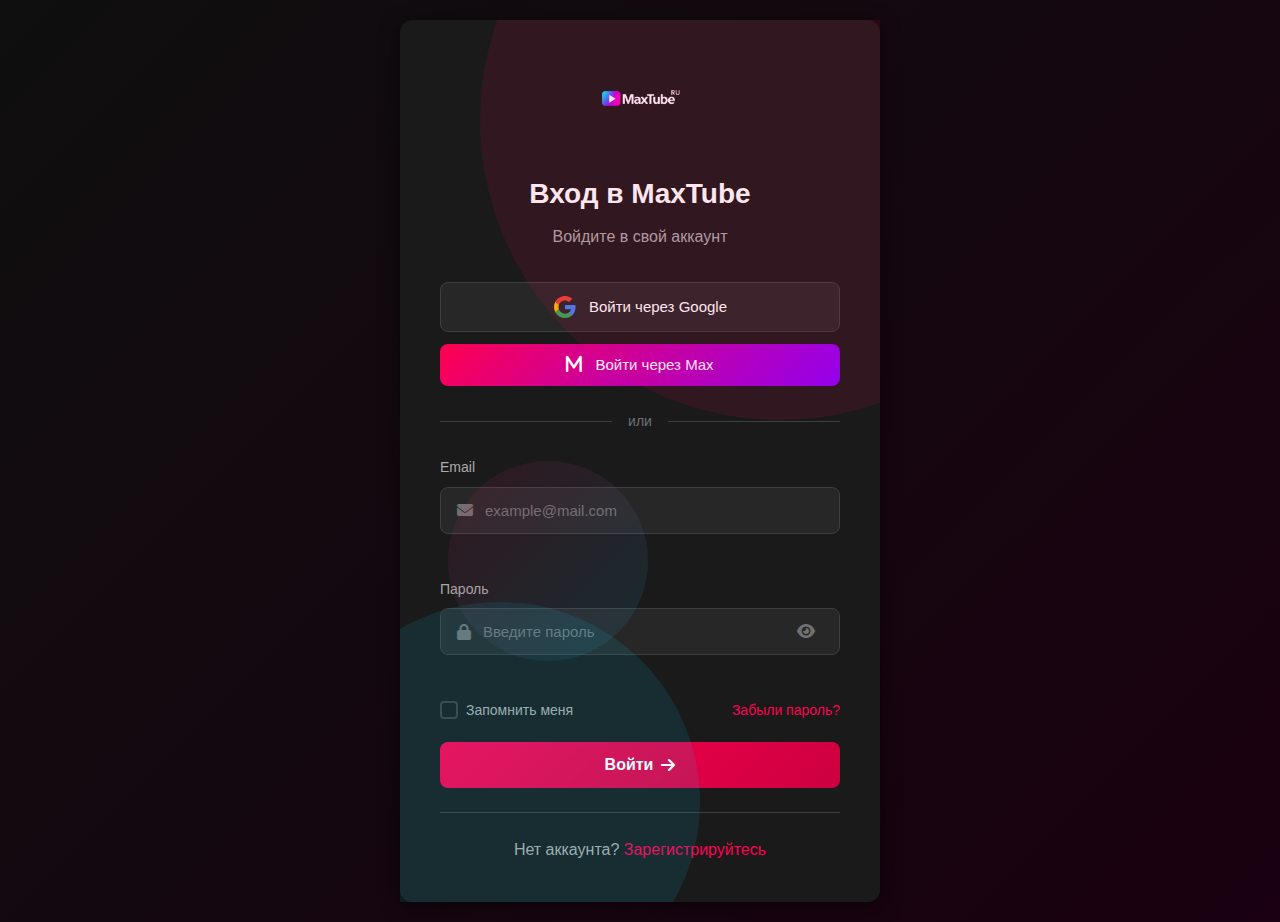
<file: pages/login.html>
<!DOCTYPE html>
<html lang="ru">
<head>
    <meta charset="UTF-8">
    <meta name="viewport" content="width=device-width, initial-scale=1.0">
    <title>Вход - MaxTube</title>
    <link rel="stylesheet" href="../css/style.css">
    <link rel="stylesheet" href="https://cdnjs.cloudflare.com/ajax/libs/font-awesome/6.4.0/css/all.min.css">
</head>
<body class="auth-page">
    <div class="auth-container">
        <div class="auth-box">
            <div class="auth-header">
                <a href="../index.html" class="auth-logo">
                    <img src="../logo.png" alt="MaxTube">
                </a>
                <h1>Вход в MaxTube</h1>
                <p>Войдите в свой аккаунт</p>
            </div>

            <!-- Social Login -->
            <div class="social-login">
                <button class="social-btn google-btn" id="googleLogin">
                    <svg viewBox="0 0 24 24" width="24" height="24">
                        <path fill="#4285F4" d="M22.56 12.25c0-.78-.07-1.53-.2-2.25H12v4.26h5.92c-.26 1.37-1.04 2.53-2.21 3.31v2.77h3.57c2.08-1.92 3.28-4.74 3.28-8.09z"/>
                        <path fill="#34A853" d="M12 23c2.97 0 5.46-.98 7.28-2.66l-3.57-2.77c-.98.66-2.23 1.06-3.71 1.06-2.86 0-5.29-1.93-6.16-4.53H2.18v2.84C3.99 20.53 7.7 23 12 23z"/>
                        <path fill="#FBBC05" d="M5.84 14.09c-.22-.66-.35-1.36-.35-2.09s.13-1.43.35-2.09V7.07H2.18C1.43 8.55 1 10.22 1 12s.43 3.45 1.18 4.93l2.85-2.22.81-.62z"/>
                        <path fill="#EA4335" d="M12 5.38c1.62 0 3.06.56 4.21 1.64l3.15-3.15C17.45 2.09 14.97 1 12 1 7.7 1 3.99 3.47 2.18 7.07l3.66 2.84c.87-2.6 3.3-4.53 6.16-4.53z"/>
                    </svg>
                    <span>Войти через Google</span>
                </button>
                
                <button class="social-btn max-btn" id="maxLogin">
                    <i class="fas fa-m"></i>
                    <span>Войти через Max</span>
                </button>
            </div>

            <div class="auth-divider">
                <span>или</span>
            </div>

            <!-- Email Login Form -->
            <form class="auth-form" id="loginForm">
                <div class="form-group">
                    <label for="email">Email</label>
                    <div class="input-wrapper">
                        <i class="fas fa-envelope"></i>
                        <input type="email" id="email" name="email" placeholder="example@mail.com" required>
                    </div>
                    <span class="error-message" id="emailError"></span>
                </div>

                <div class="form-group">
                    <label for="password">Пароль</label>
                    <div class="input-wrapper">
                        <i class="fas fa-lock"></i>
                        <input type="password" id="password" name="password" placeholder="Введите пароль" required>
                        <button type="button" class="toggle-password" id="togglePassword">
                            <i class="fas fa-eye"></i>
                        </button>
                    </div>
                    <span class="error-message" id="passwordError"></span>
                </div>

                <div class="form-options">
                    <label class="checkbox-wrapper">
                        <input type="checkbox" id="rememberMe">
                        <span class="checkmark"></span>
                        Запомнить меня
                    </label>
                    <a href="#" class="forgot-password">Забыли пароль?</a>
                </div>

                <button type="submit" class="submit-btn">
                    <span>Войти</span>
                    <i class="fas fa-arrow-right"></i>
                </button>
            </form>

            <div class="auth-footer">
                <p>Нет аккаунта? <a href="register.html">Зарегистрируйтесь</a></p>
            </div>
        </div>

        <div class="auth-decoration">
            <div class="circle circle-1"></div>
            <div class="circle circle-2"></div>
            <div class="circle circle-3"></div>
        </div>
    </div>

    <div class="toast-container" id="toastContainer"></div>

    <script src="../js/auth.js"></script>
    <script>
        document.addEventListener('DOMContentLoaded', () => {
            // Проверяем, авторизован ли уже пользователь
            if (Auth.getCurrentUser()) {
                window.location.href = '../index.html';
                return;
            }

            const loginForm = document.getElementById('loginForm');
            const googleLogin = document.getElementById('googleLogin');
            const maxLogin = document.getElementById('maxLogin');
            const togglePassword = document.getElementById('togglePassword');
            const passwordInput = document.getElementById('password');

            // Toggle password visibility
            togglePassword.addEventListener('click', () => {
                const type = passwordInput.type === 'password' ? 'text' : 'password';
                passwordInput.type = type;
                togglePassword.innerHTML = type === 'password' 
                    ? '<i class="fas fa-eye"></i>' 
                    : '<i class="fas fa-eye-slash"></i>';
            });

            // Email login
            loginForm.addEventListener('submit', async (e) => {
                e.preventDefault();
                const email = document.getElementById('email').value;
                const password = document.getElementById('password').value;
                const rememberMe = document.getElementById('rememberMe').checked;

                try {
                    await Auth.loginWithEmail(email, password, rememberMe);
                    showToast('Успешный вход!', 'success');
                    setTimeout(() => {
                        window.location.href = '../index.html';
                    }, 1000);
                } catch (error) {
                    showToast(error.message, 'error');
                }
            });

            // Google login
            googleLogin.addEventListener('click', async () => {
                try {
                    await Auth.loginWithGoogle();
                    showToast('Успешный вход через Google!', 'success');
                    setTimeout(() => {
                        window.location.href = '../index.html';
                    }, 1000);
                } catch (error) {
                    if (error.message !== 'Отменено пользователем') {
                        showToast(error.message, 'error');
                    }
                }
            });

            // Max login
            maxLogin.addEventListener('click', async () => {
                try {
                    await Auth.loginWithMax();
                    showToast('Успешный вход через Max!', 'success');
                    setTimeout(() => {
                        window.location.href = '../index.html';
                    }, 1000);
                } catch (error) {
                    if (error.message !== 'Отменено пользователем') {
                        showToast(error.message, 'error');
                    }
                }
            });
        });

        function showToast(message, type = 'success') {
            const container = document.getElementById('toastContainer');
            const toast = document.createElement('div');
            toast.className = `toast ${type}`;
            toast.innerHTML = `
                <i class="fas fa-${type === 'success' ? 'check-circle' : 'exclamation-circle'}"></i>
                <span>${message}</span>
            `;
            container.appendChild(toast);
            
            setTimeout(() => toast.classList.add('show'), 10);
            setTimeout(() => {
                toast.classList.remove('show');
                setTimeout(() => toast.remove(), 300);
            }, 3000);
        }
    </script>
</body>
</html>
</file>
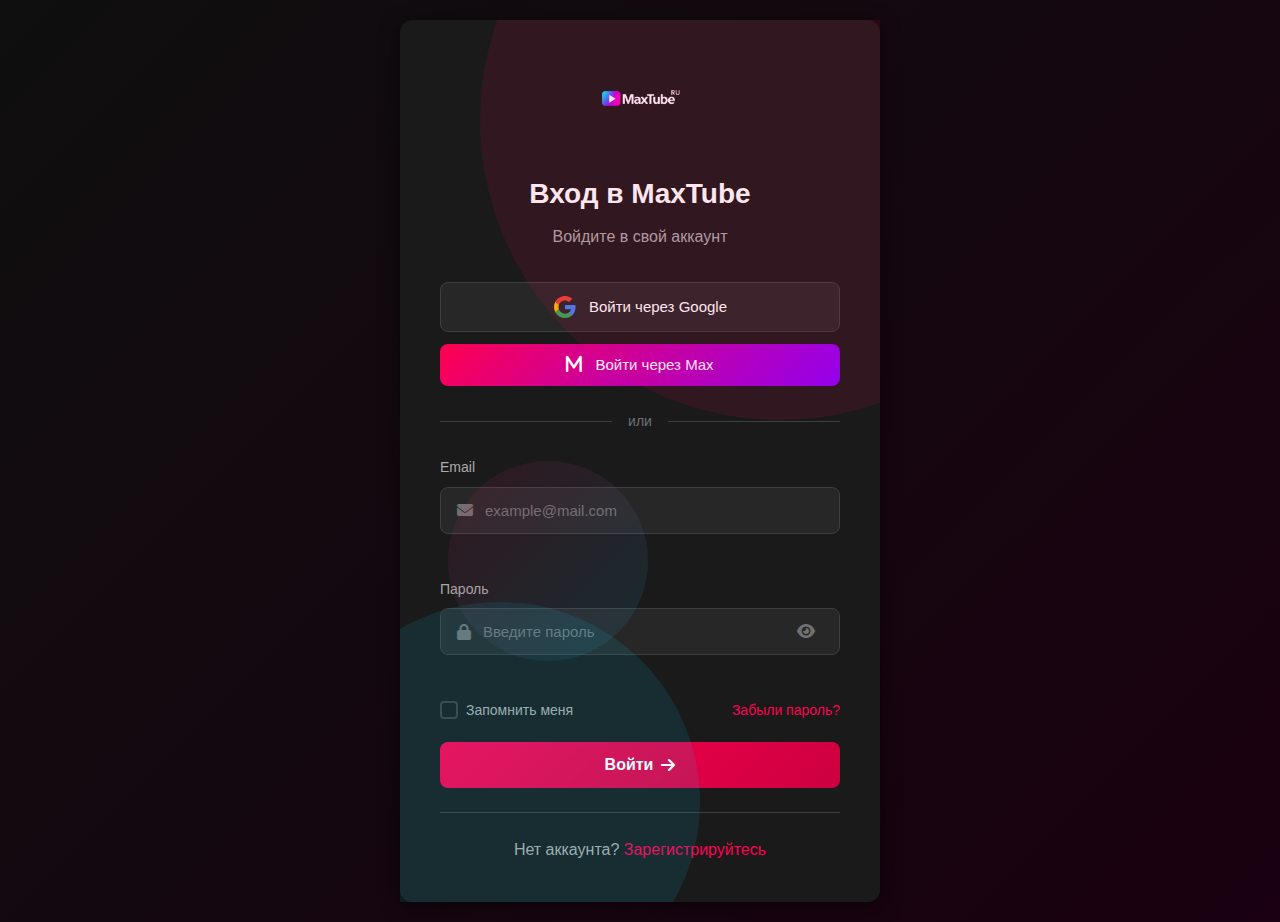
<file: pages/profile.html>
<!DOCTYPE html>
<html lang="ru">
<head>
    <meta charset="UTF-8">
    <meta name="viewport" content="width=device-width, initial-scale=1.0">
    <title>Профиль - MaxTube</title>
    <link rel="stylesheet" href="../css/style.css">
    <link rel="stylesheet" href="https://cdnjs.cloudflare.com/ajax/libs/font-awesome/6.4.0/css/all.min.css">
    <style>
        .profile-page {
            margin-top: var(--header-height);
            min-height: calc(100vh - var(--header-height));
        }
        
        .profile-banner {
            width: 100%;
            height: 200px;
            background: linear-gradient(135deg, var(--primary-color), #8800ff);
            position: relative;
        }
        
        .profile-banner-img {
            width: 100%;
            height: 100%;
            object-fit: cover;
        }
        
        .edit-banner-btn {
            position: absolute;
            bottom: 16px;
            right: 16px;
            padding: 8px 16px;
            background-color: rgba(0, 0, 0, 0.6);
            border-radius: 4px;
            display: flex;
            align-items: center;
            gap: 8px;
            font-size: 14px;
            transition: var(--transition);
        }
        
        .edit-banner-btn:hover {
            background-color: rgba(0, 0, 0, 0.8);
        }
        
        .profile-header {
            max-width: 1200px;
            margin: 0 auto;
            padding: 0 24px;
            display: flex;
            justify-content: space-between;
            align-items: flex-start;
            flex-wrap: wrap;
            gap: 24px;
            transform: translateY(-40px);
        }
        
        .profile-avatar-section {
            display: flex;
            gap: 24px;
            align-items: flex-end;
        }
        
        .profile-avatar {
            position: relative;
        }
        
        .profile-avatar img {
            width: 160px;
            height: 160px;
            border-radius: 50%;
            object-fit: cover;
            border: 4px solid var(--bg-primary);
            background-color: var(--bg-secondary);
        }
        
        .edit-avatar-btn {
            position: absolute;
            bottom: 8px;
            right: 8px;
            width: 36px;
            height: 36px;
            background-color: var(--bg-tertiary);
            border-radius: 50%;
            display: flex;
            align-items: center;
            justify-content: center;
            transition: var(--transition);
        }
        
        .edit-avatar-btn:hover {
            background-color: var(--bg-hover);
        }
        
        .profile-info {
            padding-bottom: 16px;
        }
        
        .profile-info h1 {
            font-size: 28px;
            margin-bottom: 4px;
        }
        
        .profile-handle {
            color: var(--text-secondary);
            margin-bottom: 8px;
        }
        
        .profile-stats {
            display: flex;
            gap: 16px;
            color: var(--text-secondary);
            font-size: 14px;
            margin-bottom: 12px;
        }
        
        .profile-bio {
            max-width: 600px;
            font-size: 14px;
            color: var(--text-secondary);
            line-height: 1.5;
        }
        
        .profile-actions {
            display: flex;
            gap: 12px;
            padding-top: 24px;
        }
        
        .profile-tabs {
            max-width: 1200px;
            margin: 0 auto;
            padding: 0 24px;
            border-bottom: 1px solid var(--border-color);
            display: flex;
            gap: 32px;
        }
        
        .tab-btn {
            padding: 16px 0;
            font-size: 14px;
            font-weight: 500;
            color: var(--text-secondary);
            position: relative;
            transition: var(--transition);
        }
        
        .tab-btn:hover {
            color: var(--text-primary);
        }
        
        .tab-btn.active {
            color: var(--text-primary);
        }
        
        .tab-btn.active::after {
            content: '';
            position: absolute;
            bottom: -1px;
            left: 0;
            right: 0;
            height: 3px;
            background-color: var(--text-primary);
            border-radius: 3px 3px 0 0;
        }
        
        .tab-content {
            max-width: 1200px;
            margin: 0 auto;
            padding: 24px;
        }
        
        .tab-panel {
            display: none;
        }
        
        .tab-panel.active {
            display: block;
        }
        
        .videos-toolbar {
            display: flex;
            justify-content: space-between;
            align-items: center;
            margin-bottom: 24px;
            flex-wrap: wrap;
            gap: 16px;
        }
        
        .upload-video-btn {
            display: flex;
            align-items: center;
            gap: 8px;
            padding: 10px 20px;
            background-color: var(--primary-color);
            border-radius: 20px;
            font-size: 14px;
            font-weight: 500;
            transition: var(--transition);
        }
        
        .upload-video-btn:hover {
            background-color: var(--primary-dark);
        }
        
        .no-content {
            display: flex;
            flex-direction: column;
            align-items: center;
            justify-content: center;
            padding: 80px 24px;
            text-align: center;
        }
        
        .no-content i {
            font-size: 80px;
            color: var(--text-muted);
            margin-bottom: 24px;
        }
        
        .no-content h3 {
            font-size: 20px;
            margin-bottom: 8px;
        }
        
        .no-content p {
            color: var(--text-secondary);
            margin-bottom: 24px;
        }
    </style>
</head>
<body>
    <header class="header">
        <div class="header-left">
            <button class="menu-btn" id="menuBtn">
                <i class="fas fa-bars"></i>
            </button>
            <a href="../index.html" class="logo">
                <img src="../logo.png" alt="MaxTube">
            </a>
        </div>
        
        <div class="header-center">
            <div class="search-box">
                <input type="text" placeholder="Поиск" id="searchInput">
                <button class="search-btn">
                    <i class="fas fa-search"></i>
                </button>
            </div>
        </div>
        
        <div class="header-right">
            <button class="icon-btn" id="uploadVideoBtn" title="Загрузить видео">
                <i class="fas fa-video"></i>
            </button>
            <div class="user-menu" id="userMenu">
                <button class="user-avatar" id="userAvatar">
                    <img src="" alt="Avatar" id="userAvatarImg">
                </button>
                <div class="dropdown-menu" id="dropdownMenu">
                    <div class="dropdown-header">
                        <img src="" alt="Avatar" id="dropdownAvatar">
                        <div class="user-info">
                            <span class="user-name" id="userName"></span>
                            <span class="user-email" id="userEmail"></span>
                        </div>
                    </div>
                    <div class="dropdown-divider"></div>
                    <a href="profile.html" class="dropdown-item">
                        <i class="fas fa-user"></i> Мой канал
                    </a>
                    <div class="dropdown-divider"></div>
                    <button class="dropdown-item" id="logoutBtn">
                        <i class="fas fa-sign-out-alt"></i> Выйти
                    </button>
                </div>
            </div>
        </div>
    </header>

    <main class="profile-page">
        <div class="profile-banner" id="profileBanner">
            <button class="edit-banner-btn" id="editBannerBtn">
                <i class="fas fa-camera"></i>
                <span>Изменить баннер</span>
            </button>
        </div>
        
        <div class="profile-header">
            <div class="profile-avatar-section">
                <div class="profile-avatar">
                    <img src="" alt="Avatar" id="profileAvatar">
                    <button class="edit-avatar-btn" id="editAvatarBtn">
                        <i class="fas fa-camera"></i>
                    </button>
                </div>
                <div class="profile-info">
                    <h1 id="profileName">Загрузка...</h1>
                    <p class="profile-handle" id="profileHandle">@username</p>
                    <div class="profile-stats">
                        <span><strong id="subscribersCount">0</strong> подписчиков</span>
                        <span><strong id="videosCount">0</strong> видео</span>
                    </div>
                    <p class="profile-bio" id="profileBio"></p>
                </div>
            </div>
            
            <div class="profile-actions">
                <button class="btn-secondary" id="customizeBtn">
                    <i class="fas fa-edit"></i> Настроить канал
                </button>
                <button class="btn-secondary" id="manageVideosBtn">
                    <i class="fas fa-video"></i> Управление видео
                </button>
            </div>
        </div>
        
        <div class="profile-tabs">
            <button class="tab-btn active" data-tab="videos">Видео</button>
            <button class="tab-btn" data-tab="playlists">Плейлисты</button>
            <button class="tab-btn" data-tab="about">О канале</button>
        </div>
        
        <div class="tab-content">
            <div class="tab-panel active" id="videos-panel">
                <div class="videos-toolbar">
                    <button class="upload-video-btn" id="uploadBtn">
                        <i class="fas fa-upload"></i>
                        Загрузить видео
                    </button>
                    <select id="sortVideos" class="btn-secondary" style="padding: 8px 16px; border-radius: 8px; background: var(--bg-tertiary); border: 1px solid var(--border-color); color: var(--text-primary);">
                        <option value="newest">Сначала новые</option>
                        <option value="oldest">Сначала старые</option>
                        <option value="popular">По популярности</option>
                    </select>
                </div>
                
                <div class="video-grid" id="userVideosGrid">
                    <!-- Видео пользователя -->
                </div>
                
                <div class="no-content" id="noVideos" style="display: none;">
                    <i class="fas fa-video-slash"></i>
                    <h3>Пока нет видео</h3>
                    <p>Загрузите своё первое видео!</p>
                    <button class="upload-video-btn" id="uploadFirstBtn">
                        <i class="fas fa-upload"></i>
                        Загрузить видео
                    </button>
                </div>
            </div>
            
            <div class="tab-panel" id="playlists-panel">
                <div class="no-content">
                    <i class="fas fa-list"></i>
                    <h3>Нет плейлистов</h3>
                    <p>Создайте свой первый плейлист</p>
                    <button class="btn-primary">
                        <i class="fas fa-plus"></i> Создать плейлист
                    </button>
                </div>
            </div>
            
            <div class="tab-panel" id="about-panel">
                <div style="max-width: 800px;">
                    <h3 style="margin-bottom: 16px;">Описание</h3>
                    <p id="aboutDescription" style="color: var(--text-secondary); line-height: 1.6; margin-bottom: 32px;">
                        Описание канала не указано
                    </p>
                    
                    <h3 style="margin-bottom: 16px;">Статистика</h3>
                    <p style="color: var(--text-secondary); margin-bottom: 8px;">
                        Дата регистрации: <span id="joinDate">—</span>
                    </p>
                    <p style="color: var(--text-secondary);">
                        Всего просмотров: <span id="totalViews">0</span>
                    </p>
                </div>
            </div>
        </div>
    </main>

    <!-- Upload Modal -->
    <div class="modal" id="uploadModal">
        <div class="modal-content upload-modal">
            <div class="modal-header">
                <h2><i class="fas fa-upload"></i> Загрузить видео</h2>
                <button class="modal-close" id="closeUploadModal">
                    <i class="fas fa-times"></i>
                </button>
            </div>
            <div class="modal-body">
                <div class="upload-area" id="uploadArea">
                    <i class="fas fa-cloud-upload-alt"></i>
                    <p>Перетащите видео сюда</p>
                    <span>или</span>
                    <button class="select-file-btn" id="selectFileBtn">Выберите файл</button>
                    <input type="file" id="videoFileInput" accept="video/*" hidden>
                    <p class="upload-hint">MP4, WebM, MOV до 2GB</p>
                </div>
                
                <form class="upload-form" id="uploadForm" style="display: none;">
                    <div class="upload-preview">
                        <video id="uploadPreviewVideo" muted></video>
                    </div>
                    
                    <div class="form-group">
                        <label for="videoTitle">Название *</label>
                        <input type="text" id="videoTitle" placeholder="Введите название видео" required>
                    </div>
                    
                    <div class="form-group">
                        <label for="videoDescription">Описание</label>
                        <textarea id="videoDescription" rows="4" placeholder="О чём это видео?"></textarea>
                    </div>
                    
                    <div class="form-row">
                        <div class="form-group">
                            <label for="videoCategory">Категория</label>
                            <select id="videoCategory">
                                <option value="other">Другое</option>
                                <option value="music">Музыка</option>
                                <option value="gaming">Игры</option>
                                <option value="education">Обучение</option>
                                <option value="entertainment">Развлечения</option>
                                <option value="tech">Технологии</option>
                            </select>
                        </div>
                        
                        <div class="form-group">
                            <label for="videoVisibility">Доступ</label>
                            <select id="videoVisibility">
                                <option value="public">Открытый доступ</option>
                                <option value="unlisted">По ссылке</option>
                                <option value="private">Ограниченный</option>
                            </select>
                        </div>
                    </div>
                    
                    <div class="form-actions">
                        <button type="button" class="btn-secondary" id="cancelUpload">Отмена</button>
                        <button type="submit" class="btn-primary" id="publishVideo">
                            <i class="fas fa-upload"></i> Опубликовать
                        </button>
                    </div>
                </form>
            </div>
        </div>
    </div>

    <!-- Edit Profile Modal -->
    <div class="modal" id="editProfileModal">
        <div class="modal-content">
            <div class="modal-header">
                <h2>Настроить канал</h2>
                <button class="modal-close" id="closeEditModal">
                    <i class="fas fa-times"></i>
                </button>
            </div>
            <div class="modal-body">
                <form class="auth-form" id="editProfileForm">
                    <div class="form-group">
                        <label>Имя</label>
                        <div class="input-wrapper">
                            <i class="fas fa-user"></i>
                            <input type="text" id="editFirstName" required>
                        </div>
                    </div>
                    <div class="form-group">
                        <label>Фамилия</label>
                        <div class="input-wrapper">
                            <i class="fas fa-user"></i>
                            <input type="text" id="editLastName" required>
                        </div>
                    </div>
                    <div class="form-group">
                        <label>Описание канала</label>
                        <textarea id="editBio" rows="4" style="width: 100%; padding: 12px; background: var(--bg-tertiary); border: 1px solid var(--border-color); border-radius: 8px; color: var(--text-primary); resize: vertical;"></textarea>
                    </div>
                    <div class="form-actions">
                        <button type="button" class="btn-secondary" id="cancelEdit">Отмена</button>
                        <button type="submit" class="btn-primary">Сохранить</button>
                    </div>
                </form>
            </div>
        </div>
    </div>

    <div class="toast-container" id="toastContainer"></div>

    <script src="../js/auth.js"></script>
    <script src="../js/video.js"></script>
    <script>
        document.addEventListener('DOMContentLoaded', async () => {
            const user = Auth.getCurrentUser();
            
            if (!user) {
                window.location.href = 'login.html';
                return;
            }
            
            // Инициализация
            await VideoManager.init();
            Auth.init();
            
            // Заполняем данные профиля
            loadProfileData(user);
            loadUserVideos(user);
            
            // Табы
            document.querySelectorAll('.tab-btn').forEach(btn => {
                btn.addEventListener('click', function() {
                    document.querySelectorAll('.tab-btn').forEach(b => b.classList.remove('active'));
                    document.querySelectorAll('.tab-panel').forEach(p => p.classList.remove('active'));
                    
                    this.classList.add('active');
                    document.getElementById(`${this.dataset.tab}-panel`).classList.add('active');
                });
            });
            
            // Кнопка настройки канала
            document.getElementById('customizeBtn').addEventListener('click', () => {
                document.getElementById('editFirstName').value = user.firstName;
                document.getElementById('editLastName').value = user.lastName;
                document.getElementById('editBio').value = user.bio || '';
                document.getElementById('editProfileModal').classList.add('show');
            });
            
            // Закрытие модальных окон
            document.getElementById('closeEditModal').addEventListener('click', () => {
                document.getElementById('editProfileModal').classList.remove('show');
            });
            
            // Сохранение профиля
            document.getElementById('editProfileForm').addEventListener('submit', (e) => {
                e.preventDefault();
                
                const firstName = document.getElementById('editFirstName').value;
                const lastName = document.getElementById('editLastName').value;
                const bio = document.getElementById('editBio').value;
                
                Auth.updateProfile({ firstName, lastName, bio });
                loadProfileData(Auth.getCurrentUser());
                
                document.getElementById('editProfileModal').classList.remove('show');
                showToast('Профиль обновлён', 'success');
            });
            
            document.getElementById('cancelEdit').addEventListener('click', () => {
                document.getElementById('editProfileModal').classList.remove('show');
            });
            
            // Загрузка видео
            initUpload();
            
            // Сортировка видео
            document.getElementById('sortVideos').addEventListener('change', function() {
                loadUserVideos(Auth.getCurrentUser(), this.value);
            });
        });
        
        function loadProfileData(user) {
            document.getElementById('profileAvatar').src = user.avatar;
            document.getElementById('profileName').textContent = `${user.firstName} ${user.lastName}`;
            document.getElementById('profileHandle').textContent = `@${user.username}`;
            document.getElementById('subscribersCount').textContent = user.subscribers || 0;
            document.getElementById('profileBio').textContent = user.bio || '';
            document.getElementById('aboutDescription').textContent = user.bio || 'Описание канала не указано';
            
            if (user.createdAt) {
                const date = new Date(user.createdAt);
                document.getElementById('joinDate').textContent = date.toLocaleDateString('ru-RU', {
                    day: 'numeric',
                    month: 'long',
                    year: 'numeric'
                });
            }
        }
        
        function loadUserVideos(user, sort = 'newest') {
            const videos = VideoManager.getUserVideos(user.id);
            const grid = document.getElementById('userVideosGrid');
            const noVideos = document.getElementById('noVideos');
            
            document.getElementById('videosCount').textContent = videos.length;
            
            // Подсчёт просмотров
            const totalViews = videos.reduce((sum, v) => sum + (parseInt(v.views) || 0), 0);
            document.getElementById('totalViews').textContent = VideoManager.formatViews(totalViews);
            
            if (videos.length === 0) {
                grid.style.display = 'none';
                noVideos.style.display = 'flex';
                return;
            }
            
            grid.style.display = 'grid';
            noVideos.style.display = 'none';
            
            // Сортировка
            let sortedVideos = [...videos];
            switch (sort) {
                case 'oldest':
                    sortedVideos.sort((a, b) => a.uploadTimestamp - b.uploadTimestamp);
                    break;
                case 'popular':
                    sortedVideos.sort((a, b) => (parseInt(b.views) || 0) - (parseInt(a.views) || 0));
                    break;
                default: // newest
                    sortedVideos.sort((a, b) => b.uploadTimestamp - a.uploadTimestamp);
            }
            
            grid.innerHTML = sortedVideos.map(video => VideoManager.createVideoCard(video, '../')).join('');
        }
        
        function initUpload() {
            const uploadBtns = [
                document.getElementById('uploadBtn'),
                document.getElementById('uploadFirstBtn'),
                document.getElementById('uploadVideoBtn')
            ];
            const uploadModal = document.getElementById('uploadModal');
            const closeUploadModal = document.getElementById('closeUploadModal');
            const uploadArea = document.getElementById('uploadArea');
            const selectFileBtn = document.getElementById('selectFileBtn');
            const videoFileInput = document.getElementById('videoFileInput');
            const uploadForm = document.getElementById('uploadForm');
            const cancelUpload = document.getElementById('cancelUpload');
            
            uploadBtns.forEach(btn => {
                btn?.addEventListener('click', () => {
                    uploadModal.classList.add('show');
                });
            });
            
            closeUploadModal?.addEventListener('click', () => {
                uploadModal.classList.remove('show');
                resetUploadForm();
            });
            
            selectFileBtn?.addEventListener('click', () => {
                videoFileInput.click();
            });
            
            uploadArea?.addEventListener('click', () => {
                videoFileInput.click();
            });
            
            uploadArea?.addEventListener('dragover', (e) => {
                e.preventDefault();
                uploadArea.classList.add('dragover');
            });
            
            uploadArea?.addEventListener('dragleave', () => {
                uploadArea.classList.remove('dragover');
            });
            
            uploadArea?.addEventListener('drop', (e) => {
                e.preventDefault();
                uploadArea.classList.remove('dragover');
                if (e.dataTransfer.files.length > 0) {
                    handleVideoFile(e.dataTransfer.files[0]);
                }
            });
            
            videoFileInput?.addEventListener('change', (e) => {
                if (e.target.files.length > 0) {
                    handleVideoFile(e.target.files[0]);
                }
            });
            
            cancelUpload?.addEventListener('click', () => {
                uploadModal.classList.remove('show');
                resetUploadForm();
            });
            
            uploadForm?.addEventListener('submit', async (e) => {
                e.preventDefault();
                
                const file = videoFileInput.files[0];
                if (!file) {
                    showToast('Выберите видео файл', 'error');
                    return;
                }
                
                const publishBtn = document.getElementById('publishVideo');
                publishBtn.disabled = true;
                publishBtn.innerHTML = '<i class="fas fa-spinner fa-spin"></i> Загрузка...';
                
                try {
                    await VideoManager.addVideo({
                        title: document.getElementById('videoTitle').value,
                        description: document.getElementById('videoDescription').value,
                        category: document.getElementById('videoCategory').value,
                        visibility: document.getElementById('videoVisibility').value
                    }, file);
                    
                    showToast('Видео успешно загружено!', 'success');
                    uploadModal.classList.remove('show');
                    resetUploadForm();
                    loadUserVideos(Auth.getCurrentUser());
                    
                } catch (error) {
                    showToast(error.message, 'error');
                } finally {
                    publishBtn.disabled = false;
                    publishBtn.innerHTML = '<i class="fas fa-upload"></i> Опубликовать';
                }
            });
        }
        
        function handleVideoFile(file) {
            if (!file.type.startsWith('video/')) {
                showToast('Выберите видео файл', 'error');
                return;
            }
            
            document.getElementById('uploadArea').style.display = 'none';
            document.getElementById('uploadForm').style.display = 'flex';
            
            const videoUrl = URL.createObjectURL(file);
            document.getElementById('uploadPreviewVideo').src = videoUrl;
            
            const fileName = file.name.replace(/\.[^/.]+$/, '')
                .replace(/[-_]/g, ' ')
                .replace(/\b\w/g, l => l.toUpperCase());
            document.getElementById('videoTitle').value = fileName;
        }
        
        function resetUploadForm() {
            document.getElementById('uploadArea').style.display = 'flex';
            document.getElementById('uploadForm').style.display = 'none';
            document.getElementById('uploadForm').reset();
            document.getElementById('videoFileInput').value = '';
            document.getElementById('uploadPreviewVideo').src = '';
        }
        
        function showToast(message, type = 'info') {
            const container = document.getElementById('toastContainer');
            const toast = document.createElement('div');
            toast.className = `toast ${type}`;
            toast.innerHTML = `
                <i class="fas fa-${type === 'success' ? 'check-circle' : 'exclamation-circle'}"></i>
                <span>${message}</span>
            `;
            container.appendChild(toast);
            setTimeout(() => toast.classList.add('show'), 10);
            setTimeout(() => {
                toast.classList.remove('show');
                setTimeout(() => toast.remove(), 300);
            }, 3000);
        }
    </script>
</body>
</html>
</file>
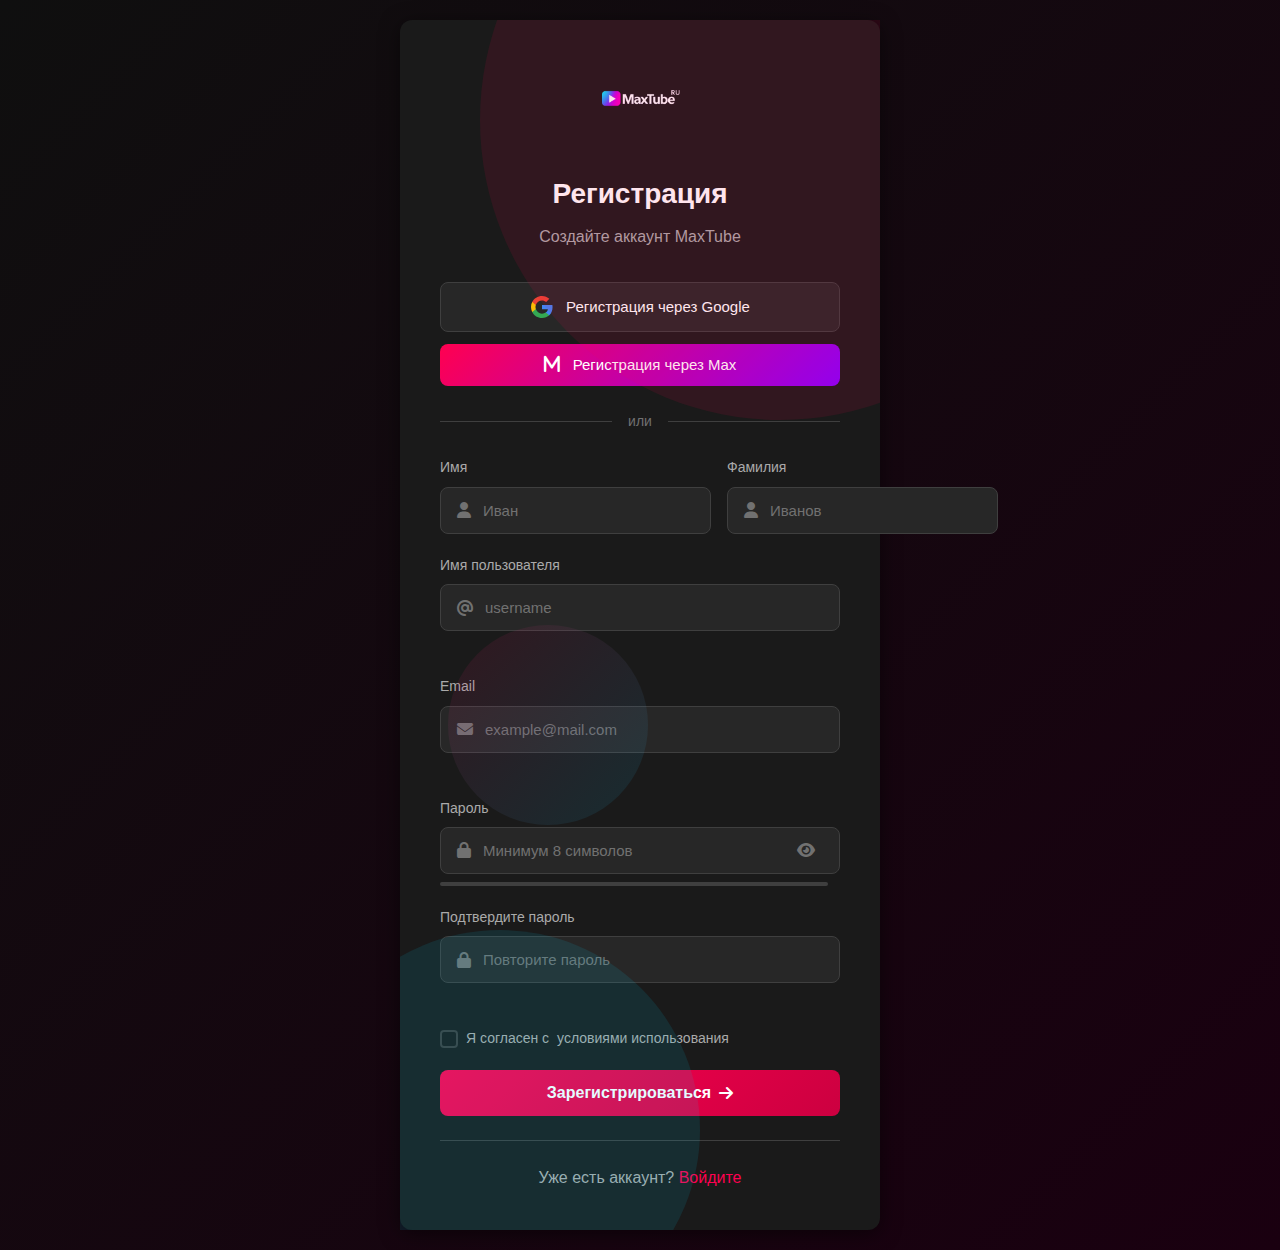
<file: pages/register.html>
<!DOCTYPE html>
<html lang="ru">
<head>
    <meta charset="UTF-8">
    <meta name="viewport" content="width=device-width, initial-scale=1.0">
    <title>Регистрация - MaxTube</title>
    <link rel="stylesheet" href="../css/style.css">
    <link rel="stylesheet" href="https://cdnjs.cloudflare.com/ajax/libs/font-awesome/6.4.0/css/all.min.css">
</head>
<body class="auth-page">
    <div class="auth-container">
        <div class="auth-box">
            <div class="auth-header">
                <a href="../index.html" class="auth-logo">
                    <img src="../logo.png" alt="MaxTube">
                </a>
                <h1>Регистрация</h1>
                <p>Создайте аккаунт MaxTube</p>
            </div>

            <div class="social-login">
                <button class="social-btn google-btn" id="googleRegister">
                    <svg viewBox="0 0 24 24" width="24" height="24">
                        <path fill="#4285F4" d="M22.56 12.25c0-.78-.07-1.53-.2-2.25H12v4.26h5.92c-.26 1.37-1.04 2.53-2.21 3.31v2.77h3.57c2.08-1.92 3.28-4.74 3.28-8.09z"/>
                        <path fill="#34A853" d="M12 23c2.97 0 5.46-.98 7.28-2.66l-3.57-2.77c-.98.66-2.23 1.06-3.71 1.06-2.86 0-5.29-1.93-6.16-4.53H2.18v2.84C3.99 20.53 7.7 23 12 23z"/>
                        <path fill="#FBBC05" d="M5.84 14.09c-.22-.66-.35-1.36-.35-2.09s.13-1.43.35-2.09V7.07H2.18C1.43 8.55 1 10.22 1 12s.43 3.45 1.18 4.93l2.85-2.22.81-.62z"/>
                        <path fill="#EA4335" d="M12 5.38c1.62 0 3.06.56 4.21 1.64l3.15-3.15C17.45 2.09 14.97 1 12 1 7.7 1 3.99 3.47 2.18 7.07l3.66 2.84c.87-2.6 3.3-4.53 6.16-4.53z"/>
                    </svg>
                    <span>Регистрация через Google</span>
                </button>
                
                <button class="social-btn max-btn" id="maxRegister">
                    <i class="fas fa-m"></i>
                    <span>Регистрация через Max</span>
                </button>
            </div>

            <div class="auth-divider">
                <span>или</span>
            </div>

            <form class="auth-form" id="registerForm">
                <div class="form-row">
                    <div class="form-group">
                        <label for="firstName">Имя</label>
                        <div class="input-wrapper">
                            <i class="fas fa-user"></i>
                            <input type="text" id="firstName" name="firstName" placeholder="Иван" required>
                        </div>
                    </div>
                    <div class="form-group">
                        <label for="lastName">Фамилия</label>
                        <div class="input-wrapper">
                            <i class="fas fa-user"></i>
                            <input type="text" id="lastName" name="lastName" placeholder="Иванов" required>
                        </div>
                    </div>
                </div>

                <div class="form-group">
                    <label for="username">Имя пользователя</label>
                    <div class="input-wrapper">
                        <i class="fas fa-at"></i>
                        <input type="text" id="username" name="username" placeholder="username" required>
                    </div>
                    <span class="error-message" id="usernameError"></span>
                </div>

                <div class="form-group">
                    <label for="email">Email</label>
                    <div class="input-wrapper">
                        <i class="fas fa-envelope"></i>
                        <input type="email" id="email" name="email" placeholder="example@mail.com" required>
                    </div>
                    <span class="error-message" id="emailError"></span>
                </div>

                <div class="form-group">
                    <label for="password">Пароль</label>
                    <div class="input-wrapper">
                        <i class="fas fa-lock"></i>
                        <input type="password" id="password" name="password" placeholder="Минимум 8 символов" required>
                        <button type="button" class="toggle-password" id="togglePassword">
                            <i class="fas fa-eye"></i>
                        </button>
                    </div>
                    <div class="password-strength" id="passwordStrength">
                        <div class="strength-bar"></div>
                        <span class="strength-text"></span>
                    </div>
                </div>

                <div class="form-group">
                    <label for="confirmPassword">Подтвердите пароль</label>
                    <div class="input-wrapper">
                        <i class="fas fa-lock"></i>
                        <input type="password" id="confirmPassword" name="confirmPassword" placeholder="Повторите пароль" required>
                    </div>
                    <span class="error-message" id="confirmPasswordError"></span>
                </div>

                <div class="form-options">
                    <label class="checkbox-wrapper">
                        <input type="checkbox" id="agreeTerms" required>
                        <span class="checkmark"></span>
                        Я согласен с <a href="#">условиями использования</a>
                    </label>
                </div>

                <button type="submit" class="submit-btn">
                    <span>Зарегистрироваться</span>
                    <i class="fas fa-arrow-right"></i>
                </button>
            </form>

            <div class="auth-footer">
                <p>Уже есть аккаунт? <a href="login.html">Войдите</a></p>
            </div>
        </div>

        <div class="auth-decoration">
            <div class="circle circle-1"></div>
            <div class="circle circle-2"></div>
            <div class="circle circle-3"></div>
        </div>
    </div>

    <div class="toast-container" id="toastContainer"></div>

    <script src="../js/auth.js"></script>
    <script>
        document.addEventListener('DOMContentLoaded', () => {
            // Проверяем, авторизован ли уже пользователь
            if (Auth.getCurrentUser()) {
                window.location.href = '../index.html';
                return;
            }

            const registerForm = document.getElementById('registerForm');
            const googleRegister = document.getElementById('googleRegister');
            const maxRegister = document.getElementById('maxRegister');
            const passwordInput = document.getElementById('password');
            const confirmPasswordInput = document.getElementById('confirmPassword');

            // Toggle password visibility
            document.querySelectorAll('.toggle-password').forEach(btn => {
                btn.addEventListener('click', function() {
                    const input = this.closest('.input-wrapper').querySelector('input');
                    const type = input.type === 'password' ? 'text' : 'password';
                    input.type = type;
                    this.innerHTML = type === 'password' 
                        ? '<i class="fas fa-eye"></i>' 
                        : '<i class="fas fa-eye-slash"></i>';
                });
            });

            // Password strength checker
            passwordInput.addEventListener('input', () => {
                const strength = checkPasswordStrength(passwordInput.value);
                updateStrengthIndicator(strength);
            });

            // Email register
            registerForm.addEventListener('submit', async (e) => {
                e.preventDefault();
                
                const firstName = document.getElementById('firstName').value;
                const lastName = document.getElementById('lastName').value;
                const username = document.getElementById('username').value;
                const email = document.getElementById('email').value;
                const password = document.getElementById('password').value;
                const confirmPassword = document.getElementById('confirmPassword').value;

                if (password !== confirmPassword) {
                    showToast('Пароли не совпадают', 'error');
                    return;
                }

                try {
                    await Auth.registerWithEmail({
                        firstName,
                        lastName,
                        username,
                        email,
                        password
                    });
                    showToast('Регистрация успешна! Выполняется вход...', 'success');
                    
                    // Автоматический вход после регистрации
                    await Auth.loginWithEmail(email, password, true);
                    
                    setTimeout(() => {
                        window.location.href = '../index.html';
                    }, 1500);
                } catch (error) {
                    showToast(error.message, 'error');
                }
            });

            // Google register
            googleRegister.addEventListener('click', async () => {
                try {
                    await Auth.loginWithGoogle();
                    showToast('Успешная регистрация через Google!', 'success');
                    setTimeout(() => {
                        window.location.href = '../index.html';
                    }, 1000);
                } catch (error) {
                    if (error.message !== 'Отменено пользователем') {
                        showToast(error.message, 'error');
                    }
                }
            });

            // Max register
            maxRegister.addEventListener('click', async () => {
                try {
                    await Auth.loginWithMax();
                    showToast('Успешная регистрация через Max!', 'success');
                    setTimeout(() => {
                        window.location.href = '../index.html';
                    }, 1000);
                } catch (error) {
                    if (error.message !== 'Отменено пользователем') {
                        showToast(error.message, 'error');
                    }
                }
            });
        });

        function checkPasswordStrength(password) {
            let strength = 0;
            if (password.length >= 8) strength++;
            if (password.match(/[a-z]+/)) strength++;
            if (password.match(/[A-Z]+/)) strength++;
            if (password.match(/[0-9]+/)) strength++;
            if (password.match(/[^a-zA-Z0-9]+/)) strength++;
            return strength;
        }

        function updateStrengthIndicator(strength) {
            const strengthBar = document.querySelector('.strength-bar');
            const strengthText = document.querySelector('.strength-text');
            
            const levels = ['', 'Очень слабый', 'Слабый', 'Средний', 'Хороший', 'Отличный'];
            const colors = ['#ddd', '#ff4444', '#ffaa00', '#ffdd00', '#00cc66', '#00aa55'];
            const widths = [0, 20, 40, 60, 80, 100];
            
            strengthBar.style.width = `${widths[strength]}%`;
            strengthBar.style.backgroundColor = colors[strength];
            strengthText.textContent = levels[strength];
            strengthText.style.color = colors[strength];
        }

        function showToast(message, type = 'success') {
            const container = document.getElementById('toastContainer');
            const toast = document.createElement('div');
            toast.className = `toast ${type}`;
            toast.innerHTML = `
                <i class="fas fa-${type === 'success' ? 'check-circle' : 'exclamation-circle'}"></i>
                <span>${message}</span>
            `;
            container.appendChild(toast);
            
            setTimeout(() => toast.classList.add('show'), 10);
            setTimeout(() => {
                toast.classList.remove('show');
                setTimeout(() => toast.remove(), 300);
            }, 3000);
        }
    </script>
</body>
</html>
</file>
<file: css/style.css>
/* ==================== */
/* ROOT VARIABLES */
/* ==================== */
:root {
    --primary-color: #ff0050;
    --primary-dark: #cc0040;
    --primary-light: #ff3370;
    --secondary-color: #00d4ff;
    --bg-primary: #0f0f0f;
    --bg-secondary: #1a1a1a;
    --bg-tertiary: #272727;
    --bg-hover: #3f3f3f;
    --text-primary: #ffffff;
    --text-secondary: #aaaaaa;
    --text-muted: #717171;
    --border-color: #3f3f3f;
    --success-color: #00cc66;
    --error-color: #ff4444;
    --warning-color: #ffaa00;
    --shadow: 0 4px 20px rgba(0, 0, 0, 0.5);
    --transition: all 0.3s ease;
    --border-radius: 12px;
    --border-radius-sm: 8px;
    --header-height: 56px;
    --sidebar-width: 240px;
    --sidebar-collapsed: 72px;
}

/* ==================== */
/* RESET & BASE */
/* ==================== */
* {
    margin: 0;
    padding: 0;
    box-sizing: border-box;
}

body {
    font-family: 'Roboto', 'Segoe UI', Arial, sans-serif;
    background-color: var(--bg-primary);
    color: var(--text-primary);
    line-height: 1.6;
    overflow-x: hidden;
}

a {
    text-decoration: none;
    color: inherit;
}

button {
    border: none;
    background: none;
    cursor: pointer;
    font-family: inherit;
    color: inherit;
}

/* ==================== */
/* HEADER */
/* ==================== */
.header {
    position: fixed;
    top: 0;
    left: 0;
    right: 0;
    height: var(--header-height);
    background-color: var(--bg-primary);
    display: flex;
    align-items: center;
    justify-content: space-between;
    padding: 0 16px;
    z-index: 1000;
    border-bottom: 1px solid var(--border-color);
}

.header-left {
    display: flex;
    align-items: center;
    gap: 16px;
}

.menu-btn {
    width: 40px;
    height: 40px;
    border-radius: 50%;
    display: flex;
    align-items: center;
    justify-content: center;
    font-size: 20px;
    transition: var(--transition);
}

.menu-btn:hover {
    background-color: var(--bg-tertiary);
}

.logo {
    display: flex;
    align-items: center;
}

.logo img {
    height: 40px;
}

.header-center {
    display: flex;
    align-items: center;
    gap: 8px;
    flex: 1;
    max-width: 640px;
    margin: 0 40px;
}

.search-box {
    flex: 1;
    display: flex;
    align-items: center;
    background-color: var(--bg-secondary);
    border: 1px solid var(--border-color);
    border-radius: 40px;
    overflow: hidden;
    transition: var(--transition);
}

.search-box:focus-within {
    border-color: var(--primary-color);
}

.search-box input {
    flex: 1;
    padding: 10px 16px;
    background: none;
    border: none;
    outline: none;
    color: var(--text-primary);
    font-size: 16px;
}

.search-box input::placeholder {
    color: var(--text-muted);
}

.search-btn {
    padding: 10px 20px;
    background-color: var(--bg-tertiary);
    border-left: 1px solid var(--border-color);
    transition: var(--transition);
}

.search-btn:hover {
    background-color: var(--bg-hover);
}

.voice-search {
    width: 40px;
    height: 40px;
    border-radius: 50%;
    background-color: var(--bg-tertiary);
    display: flex;
    align-items: center;
    justify-content: center;
    transition: var(--transition);
}

.voice-search:hover {
    background-color: var(--bg-hover);
}

.voice-search.listening {
    background-color: var(--primary-color);
    animation: pulse 1s infinite;
}

@keyframes pulse {
    0%, 100% { transform: scale(1); }
    50% { transform: scale(1.1); }
}

.header-right {
    display: flex;
    align-items: center;
    gap: 8px;
}

.auth-actions {
    display: flex;
    align-items: center;
    gap: 8px;
}

.icon-btn {
    width: 40px;
    height: 40px;
    border-radius: 50%;
    display: flex;
    align-items: center;
    justify-content: center;
    font-size: 18px;
    position: relative;
    transition: var(--transition);
}

.icon-btn:hover {
    background-color: var(--bg-tertiary);
}

.notification-badge {
    position: absolute;
    top: 2px;
    right: 2px;
    background-color: var(--primary-color);
    color: white;
    font-size: 10px;
    font-weight: 600;
    padding: 2px 5px;
    border-radius: 10px;
    min-width: 16px;
    text-align: center;
}

.notification-badge:empty,
.notification-badge[data-count="0"] {
    display: none;
}

.login-btn {
    display: flex;
    align-items: center;
    gap: 8px;
    padding: 8px 16px;
    border: 1px solid var(--primary-color);
    border-radius: 20px;
    color: var(--primary-color);
    font-weight: 500;
    transition: var(--transition);
}

.login-btn:hover {
    background-color: rgba(255, 0, 80, 0.1);
}

.user-menu {
    position: relative;
}

.user-avatar {
    width: 32px;
    height: 32px;
    border-radius: 50%;
    overflow: hidden;
    cursor: pointer;
    transition: var(--transition);
    border: 2px solid transparent;
}

.user-avatar:hover {
    border-color: var(--primary-color);
}

.user-avatar img {
    width: 100%;
    height: 100%;
    object-fit: cover;
}

.dropdown-menu {
    position: absolute;
    top: calc(100% + 10px);
    right: 0;
    width: 300px;
    background-color: var(--bg-secondary);
    border-radius: var(--border-radius);
    box-shadow: var(--shadow);
    opacity: 0;
    visibility: hidden;
    transform: translateY(-10px);
    transition: var(--transition);
    z-index: 1001;
}

.dropdown-menu.show {
    opacity: 1;
    visibility: visible;
    transform: translateY(0);
}

.dropdown-header {
    display: flex;
    align-items: center;
    gap: 12px;
    padding: 16px;
}

.dropdown-header img {
    width: 40px;
    height: 40px;
    border-radius: 50%;
    object-fit: cover;
}

.user-info {
    display: flex;
    flex-direction: column;
}

.user-name {
    font-weight: 600;
}

.user-email {
    font-size: 13px;
    color: var(--text-secondary);
}

.dropdown-divider {
    height: 1px;
    background-color: var(--border-color);
    margin: 8px 0;
}

.dropdown-item {
    display: flex;
    align-items: center;
    gap: 12px;
    padding: 12px 16px;
    width: 100%;
    text-align: left;
    transition: var(--transition);
}

.dropdown-item:hover {
    background-color: var(--bg-tertiary);
}

.dropdown-item i {
    width: 24px;
    text-align: center;
    color: var(--text-secondary);
}

/* ==================== */
/* SIDEBAR */
/* ==================== */
.sidebar {
    position: fixed;
    top: var(--header-height);
    left: 0;
    width: var(--sidebar-width);
    height: calc(100vh - var(--header-height));
    background-color: var(--bg-primary);
    overflow-y: auto;
    padding: 12px 0;
    transition: var(--transition);
    z-index: 999;
}

.sidebar::-webkit-scrollbar {
    width: 8px;
}

.sidebar::-webkit-scrollbar-thumb {
    background-color: var(--border-color);
    border-radius: 4px;
}

.sidebar.collapsed {
    width: var(--sidebar-collapsed);
}

.sidebar.collapsed .nav-item span,
.sidebar.collapsed .sidebar-title,
.sidebar.collapsed .sidebar-footer,
.sidebar.collapsed .subscriptions {
    display: none;
}

.sidebar.collapsed .nav-item {
    justify-content: center;
    padding: 16px;
}

.nav-item {
    display: flex;
    align-items: center;
    gap: 24px;
    padding: 10px 12px 10px 24px;
    margin: 0 12px;
    border-radius: var(--border-radius-sm);
    transition: var(--transition);
}

.nav-item:hover {
    background-color: var(--bg-tertiary);
}

.nav-item.active {
    background-color: var(--bg-tertiary);
    font-weight: 500;
}

.nav-item i {
    font-size: 20px;
    width: 24px;
    text-align: center;
}

.sidebar-divider {
    height: 1px;
    background-color: var(--border-color);
    margin: 12px 24px;
}

.sidebar-title {
    padding: 8px 24px;
    font-size: 14px;
    font-weight: 600;
    color: var(--text-secondary);
}

.subscriptions {
    display: flex;
    flex-direction: column;
}

.subscription-item {
    display: flex;
    align-items: center;
    gap: 24px;
    padding: 8px 24px;
    transition: var(--transition);
}

.subscription-item:hover {
    background-color: var(--bg-tertiary);
}

.subscription-item img {
    width: 24px;
    height: 24px;
    border-radius: 50%;
    object-fit: cover;
}

.sidebar-footer {
    padding: 16px 24px;
    margin-top: 12px;
    border-top: 1px solid var(--border-color);
}

.sidebar-footer p {
    font-size: 12px;
    color: var(--text-muted);
}

.footer-links {
    display: flex;
    flex-wrap: wrap;
    gap: 8px;
    margin-top: 8px;
}

.footer-links a {
    font-size: 12px;
    color: var(--text-muted);
}

.footer-links a:hover {
    color: var(--text-primary);
}

/* ==================== */
/* MAIN CONTENT */
/* ==================== */
.main-content {
    margin-left: var(--sidebar-width);
    margin-top: var(--header-height);
    padding: 16px 24px;
    min-height: calc(100vh - var(--header-height));
    transition: var(--transition);
}

.main-content.expanded {
    margin-left: var(--sidebar-collapsed);
}

/* Categories */
.categories-bar {
    display: flex;
    gap: 12px;
    padding: 12px 0;
    overflow-x: auto;
    scrollbar-width: none;
    margin-bottom: 24px;
}

.categories-bar::-webkit-scrollbar {
    display: none;
}

.category-chip {
    padding: 8px 16px;
    background-color: var(--bg-tertiary);
    border-radius: 8px;
    font-size: 14px;
    white-space: nowrap;
    transition: var(--transition);
}

.category-chip:hover {
    background-color: var(--bg-hover);
}

.category-chip.active {
    background-color: var(--text-primary);
    color: var(--bg-primary);
}

/* Video Grid */
.video-grid {
    display: grid;
    grid-template-columns: repeat(auto-fill, minmax(300px, 1fr));
    gap: 24px;
}

.video-card {
    display: block;
    transition: var(--transition);
}

.video-card:hover {
    transform: translateY(-4px);
}

.video-thumbnail {
    position: relative;
    border-radius: var(--border-radius);
    overflow: hidden;
    aspect-ratio: 16/9;
    background-color: var(--bg-tertiary);
}

.video-thumbnail img {
    width: 100%;
    height: 100%;
    object-fit: cover;
}

.duration {
    position: absolute;
    bottom: 8px;
    right: 8px;
    background-color: rgba(0, 0, 0, 0.8);
    padding: 2px 6px;
    border-radius: 4px;
    font-size: 12px;
    font-weight: 500;
}

.video-info {
    display: flex;
    gap: 12px;
    padding: 12px 0;
}

.channel-avatar-small {
    width: 36px;
    height: 36px;
    border-radius: 50%;
    object-fit: cover;
    flex-shrink: 0;
}

.video-details {
    flex: 1;
}

.video-title {
    font-size: 14px;
    font-weight: 500;
    line-height: 1.4;
    margin-bottom: 4px;
    display: -webkit-box;
    -webkit-line-clamp: 2;
    -webkit-box-orient: vertical;
    overflow: hidden;
}

.video-meta {
    font-size: 13px;
    color: var(--text-secondary);
}

.video-meta .channel-name {
    display: block;
    margin-bottom: 2px;
}

.video-meta .channel-name:hover {
    color: var(--text-primary);
}

/* Loading & Empty States */
.loading {
    display: flex;
    flex-direction: column;
    align-items: center;
    justify-content: center;
    padding: 60px;
    gap: 16px;
}

.spinner {
    width: 40px;
    height: 40px;
    border: 3px solid var(--border-color);
    border-top-color: var(--primary-color);
    border-radius: 50%;
    animation: spin 1s linear infinite;
}

@keyframes spin {
    to { transform: rotate(360deg); }
}

.loading p {
    color: var(--text-secondary);
}

.empty-state {
    display: flex;
    flex-direction: column;
    align-items: center;
    justify-content: center;
    padding: 80px 24px;
    text-align: center;
}

.empty-state i {
    font-size: 80px;
    color: var(--text-muted);
    margin-bottom: 24px;
}

.empty-state h2 {
    margin-bottom: 8px;
}

.empty-state p {
    color: var(--text-secondary);
}

/* ==================== */
/* AUTH PAGES */
/* ==================== */
.auth-page {
    min-height: 100vh;
    display: flex;
    align-items: center;
    justify-content: center;
    background: linear-gradient(135deg, var(--bg-primary) 0%, #1a0010 100%);
    padding: 20px;
    position: relative;
    overflow: hidden;
}

.auth-container {
    width: 100%;
    max-width: 480px;
    position: relative;
    z-index: 1;
}

.auth-box {
    background-color: var(--bg-secondary);
    border-radius: var(--border-radius);
    padding: 40px;
    box-shadow: var(--shadow);
}

.auth-header {
    text-align: center;
    margin-bottom: 32px;
}

.auth-logo {
    display: inline-block;
    margin-bottom: 24px;
}

.auth-logo img {
    height: 60px;
}

.auth-header h1 {
    font-size: 28px;
    margin-bottom: 8px;
}

.auth-header p {
    color: var(--text-secondary);
}

.social-login {
    display: flex;
    flex-direction: column;
    gap: 12px;
}

.social-btn {
    display: flex;
    align-items: center;
    justify-content: center;
    gap: 12px;
    width: 100%;
    padding: 12px;
    border-radius: var(--border-radius-sm);
    font-size: 15px;
    font-weight: 500;
    transition: var(--transition);
    border: 1px solid var(--border-color);
}

.social-btn:hover {
    background-color: var(--bg-tertiary);
    transform: translateY(-2px);
}

.google-btn {
    background-color: var(--bg-tertiary);
}

.max-btn {
    background: linear-gradient(135deg, var(--primary-color), #8800ff);
    border: none;
}

.max-btn:hover {
    opacity: 0.9;
    background: linear-gradient(135deg, var(--primary-color), #8800ff);
}

.max-btn i {
    font-size: 18px;
    font-weight: 700;
}

.auth-divider {
    display: flex;
    align-items: center;
    gap: 16px;
    margin: 24px 0;
}

.auth-divider::before,
.auth-divider::after {
    content: '';
    flex: 1;
    height: 1px;
    background-color: var(--border-color);
}

.auth-divider span {
    color: var(--text-muted);
    font-size: 14px;
}

.auth-form {
    display: flex;
    flex-direction: column;
    gap: 20px;
}

.form-row {
    display: grid;
    grid-template-columns: 1fr 1fr;
    gap: 16px;
}

.form-group {
    display: flex;
    flex-direction: column;
    gap: 8px;
}

.form-group label {
    font-size: 14px;
    font-weight: 500;
    color: var(--text-secondary);
}

.input-wrapper {
    display: flex;
    align-items: center;
    background-color: var(--bg-tertiary);
    border: 1px solid var(--border-color);
    border-radius: var(--border-radius-sm);
    padding: 0 16px;
    transition: var(--transition);
}

.input-wrapper:focus-within {
    border-color: var(--primary-color);
}

.input-wrapper i {
    color: var(--text-muted);
    font-size: 16px;
}

.input-wrapper input {
    flex: 1;
    padding: 14px 12px;
    background: none;
    border: none;
    outline: none;
    color: var(--text-primary);
    font-size: 15px;
}

.input-wrapper input::placeholder {
    color: var(--text-muted);
}

.toggle-password {
    padding: 8px;
    color: var(--text-muted);
    transition: var(--transition);
}

.toggle-password:hover {
    color: var(--text-primary);
}

.error-message {
    font-size: 12px;
    color: var(--error-color);
    min-height: 16px;
}

.password-strength {
    display: flex;
    align-items: center;
    gap: 12px;
}

.strength-bar {
    flex: 1;
    height: 4px;
    background-color: var(--border-color);
    border-radius: 2px;
    transition: var(--transition);
}

.strength-text {
    font-size: 12px;
}

.form-options {
    display: flex;
    align-items: center;
    justify-content: space-between;
}

.checkbox-wrapper {
    display: flex;
    align-items: center;
    gap: 8px;
    cursor: pointer;
    font-size: 14px;
    color: var(--text-secondary);
}

.checkbox-wrapper input {
    display: none;
}

.checkmark {
    width: 18px;
    height: 18px;
    border: 2px solid var(--border-color);
    border-radius: 4px;
    display: flex;
    align-items: center;
    justify-content: center;
    transition: var(--transition);
}

.checkbox-wrapper input:checked + .checkmark {
    background-color: var(--primary-color);
    border-color: var(--primary-color);
}

.checkbox-wrapper input:checked + .checkmark::after {
    content: '✓';
    font-size: 12px;
    color: white;
}

.forgot-password {
    font-size: 14px;
    color: var(--primary-color);
}

.forgot-password:hover {
    text-decoration: underline;
}

.submit-btn {
    display: flex;
    align-items: center;
    justify-content: center;
    gap: 8px;
    padding: 14px;
    background: linear-gradient(135deg, var(--primary-color), var(--primary-dark));
    border-radius: var(--border-radius-sm);
    font-size: 16px;
    font-weight: 600;
    transition: var(--transition);
}

.submit-btn:hover {
    transform: translateY(-2px);
    box-shadow: 0 4px 20px rgba(255, 0, 80, 0.4);
}

.auth-footer {
    text-align: center;
    margin-top: 24px;
    padding-top: 24px;
    border-top: 1px solid var(--border-color);
    color: var(--text-secondary);
}

.auth-footer a {
    color: var(--primary-color);
    font-weight: 500;
}

.auth-footer a:hover {
    text-decoration: underline;
}

.auth-decoration {
    position: absolute;
    inset: 0;
    pointer-events: none;
    overflow: hidden;
}

.circle {
    position: absolute;
    border-radius: 50%;
    opacity: 0.1;
}

.circle-1 {
    width: 600px;
    height: 600px;
    background: var(--primary-color);
    top: -200px;
    right: -200px;
}

.circle-2 {
    width: 400px;
    height: 400px;
    background: var(--secondary-color);
    bottom: -100px;
    left: -100px;
}

.circle-3 {
    width: 200px;
    height: 200px;
    background: linear-gradient(135deg, var(--primary-color), var(--secondary-color));
    top: 50%;
    left: 10%;
    animation: float 6s ease-in-out infinite;
}

@keyframes float {
    0%, 100% { transform: translateY(0); }
    50% { transform: translateY(-20px); }
}

/* ==================== */
/* TOAST NOTIFICATIONS */
/* ==================== */
.toast-container {
    position: fixed;
    bottom: 24px;
    left: 50%;
    transform: translateX(-50%);
    display: flex;
    flex-direction: column;
    gap: 8px;
    z-index: 9999;
}

.toast {
    display: flex;
    align-items: center;
    gap: 12px;
    padding: 16px 24px;
    background-color: var(--bg-secondary);
    border-radius: var(--border-radius-sm);
    box-shadow: var(--shadow);
    opacity: 0;
    transform: translateY(20px);
    transition: var(--transition);
}

.toast.show {
    opacity: 1;
    transform: translateY(0);
}

.toast.success {
    border-left: 4px solid var(--success-color);
}

.toast.success i {
    color: var(--success-color);
}

.toast.error {
    border-left: 4px solid var(--error-color);
}

.toast.error i {
    color: var(--error-color);
}

.toast.warning {
    border-left: 4px solid var(--warning-color);
}

.toast.warning i {
    color: var(--warning-color);
}

/* ==================== */
/* WATCH PAGE */
/* ==================== */
.watch-page .main-content {
    margin-left: 0;
    padding: 0;
}

.watch-container {
    display: grid;
    grid-template-columns: 1fr 400px;
    gap: 24px;
    max-width: 1800px;
    margin: 0 auto;
    padding: calc(var(--header-height) + 24px) 24px 24px;
}

.video-section {
    width: 100%;
}

.video-player-wrapper {
    position: relative;
    width: 100%;
    aspect-ratio: 16/9;
    background-color: #000;
    border-radius: var(--border-radius);
    overflow: hidden;
}

.video-player-wrapper video {
    width: 100%;
    height: 100%;
    object-fit: contain;
}

.video-info {
    padding: 16px 0;
}

.video-info .video-title {
    font-size: 20px;
    font-weight: 600;
    line-height: 1.4;
    margin-bottom: 12px;
}

.video-info .video-meta {
    display: flex;
    align-items: center;
    justify-content: space-between;
    flex-wrap: wrap;
    gap: 16px;
}

.video-stats {
    display: flex;
    align-items: center;
    gap: 8px;
    color: var(--text-secondary);
    font-size: 14px;
}

.video-actions {
    display: flex;
    align-items: center;
    gap: 8px;
}

.action-btn {
    display: flex;
    align-items: center;
    gap: 8px;
    padding: 10px 16px;
    background-color: var(--bg-tertiary);
    border-radius: 20px;
    font-size: 14px;
    font-weight: 500;
    transition: var(--transition);
}

.action-btn:hover {
    background-color: var(--bg-hover);
}

.action-btn.active {
    background-color: rgba(255, 0, 80, 0.2);
    color: var(--primary-color);
}

.action-btn.active i {
    color: var(--primary-color);
}

/* Channel Info */
.channel-info {
    display: flex;
    align-items: center;
    justify-content: space-between;
    padding: 16px 0;
    border-bottom: 1px solid var(--border-color);
}

.channel-left {
    display: flex;
    align-items: center;
    gap: 16px;
}

.channel-avatar {
    width: 48px;
    height: 48px;
    border-radius: 50%;
    object-fit: cover;
}

.channel-details {
    display: flex;
    flex-direction: column;
    gap: 4px;
}

.channel-name {
    font-weight: 600;
    font-size: 16px;
}

.channel-subs {
    font-size: 13px;
    color: var(--text-secondary);
}

.subscribe-btn {
    padding: 10px 20px;
    background-color: var(--text-primary);
    color: var(--bg-primary);
    border-radius: 20px;
    font-weight: 600;
    font-size: 14px;
    transition: var(--transition);
}

.subscribe-btn:hover {
    opacity: 0.9;
}

.subscribe-btn.subscribed {
    background-color: var(--bg-tertiary);
    color: var(--text-primary);
}

/* Video Description */
.video-description {
    background-color: var(--bg-tertiary);
    border-radius: var(--border-radius);
    padding: 16px;
    margin: 16px 0;
}

.description-content {
    max-height: 60px;
    overflow: hidden;
    transition: var(--transition);
}

.description-content.expanded {
    max-height: none;
}

.description-content p {
    font-size: 14px;
    line-height: 1.6;
    color: var(--text-secondary);
    white-space: pre-wrap;
}

.show-more-btn {
    margin-top: 8px;
    font-size: 14px;
    font-weight: 500;
    color: var(--text-primary);
}

.show-more-btn:hover {
    text-decoration: underline;
}

/* Comments Section */
.comments-section {
    margin-top: 24px;
}

.comments-header {
    display: flex;
    align-items: center;
    justify-content: space-between;
    margin-bottom: 24px;
}

.comments-header h3 {
    font-size: 16px;
    font-weight: 600;
}

.add-comment {
    display: flex;
    gap: 16px;
    margin-bottom: 24px;
}

.comment-avatar {
    width: 40px;
    height: 40px;
    border-radius: 50%;
    object-fit: cover;
    flex-shrink: 0;
}

.comment-input-wrapper {
    flex: 1;
}

.comment-input-wrapper input {
    width: 100%;
    padding: 8px 0;
    background: none;
    border: none;
    border-bottom: 1px solid var(--border-color);
    outline: none;
    color: var(--text-primary);
    font-size: 14px;
    transition: var(--transition);
}

.comment-input-wrapper input:focus {
    border-bottom-color: var(--text-primary);
}

.comment-buttons {
    display: flex;
    justify-content: flex-end;
    gap: 8px;
    margin-top: 8px;
}

.btn-secondary {
    padding: 10px 16px;
    border-radius: 20px;
    font-size: 14px;
    font-weight: 500;
    background-color: transparent;
    transition: var(--transition);
}

.btn-secondary:hover {
    background-color: var(--bg-tertiary);
}

.btn-primary {
    padding: 10px 16px;
    background-color: var(--primary-color);
    border-radius: 20px;
    font-size: 14px;
    font-weight: 500;
    transition: var(--transition);
}

.btn-primary:hover {
    background-color: var(--primary-dark);
}

.login-to-comment {
    padding: 24px;
    text-align: center;
    background-color: var(--bg-tertiary);
    border-radius: var(--border-radius);
    margin-bottom: 24px;
}

.login-to-comment a {
    color: var(--primary-color);
}

.comments-list {
    display: flex;
    flex-direction: column;
    gap: 24px;
}

.comment {
    display: flex;
    gap: 16px;
}

.comment-content {
    flex: 1;
}

.comment-author {
    display: flex;
    align-items: center;
    gap: 8px;
    margin-bottom: 4px;
}

.comment-author-name {
    font-size: 13px;
    font-weight: 600;
}

.comment-date {
    font-size: 12px;
    color: var(--text-muted);
}

.comment-text {
    font-size: 14px;
    line-height: 1.5;
    margin-bottom: 8px;
}

.comment-actions {
    display: flex;
    align-items: center;
    gap: 16px;
}

.comment-action-btn {
    display: flex;
    align-items: center;
    gap: 4px;
    font-size: 12px;
    color: var(--text-secondary);
    transition: var(--transition);
}

.comment-action-btn:hover {
    color: var(--text-primary);
}

/* Recommended Section */
.recommended-section {
    padding-top: 0;
}

.recommended-section h3 {
    font-size: 16px;
    font-weight: 600;
    margin-bottom: 16px;
    padding-top: 24px;
}

.recommended-list {
    display: flex;
    flex-direction: column;
    gap: 12px;
}

.recommended-card {
    display: flex;
    gap: 8px;
    padding: 8px;
    border-radius: var(--border-radius-sm);
    transition: var(--transition);
}

.recommended-card:hover {
    background-color: var(--bg-tertiary);
}

.recommended-thumbnail {
    position: relative;
    width: 168px;
    flex-shrink: 0;
    aspect-ratio: 16/9;
    border-radius: var(--border-radius-sm);
    overflow: hidden;
}

.recommended-thumbnail img {
    width: 100%;
    height: 100%;
    object-fit: cover;
}

.recommended-thumbnail .duration {
    position: absolute;
    bottom: 4px;
    right: 4px;
    background-color: rgba(0, 0, 0, 0.8);
    padding: 2px 4px;
    border-radius: 4px;
    font-size: 11px;
}

.recommended-info {
    flex: 1;
    display: flex;
    flex-direction: column;
    gap: 4px;
}

.recommended-info h4 {
    font-size: 14px;
    font-weight: 500;
    line-height: 1.4;
    display: -webkit-box;
    -webkit-line-clamp: 2;
    -webkit-box-orient: vertical;
    overflow: hidden;
}

.recommended-info .channel {
    font-size: 12px;
    color: var(--text-secondary);
}

.recommended-info .stats {
    font-size: 12px;
    color: var(--text-muted);
}

/* ==================== */
/* UPLOAD MODAL */
/* ==================== */
.modal {
    position: fixed;
    inset: 0;
    background-color: rgba(0, 0, 0, 0.8);
    display: flex;
    align-items: center;
    justify-content: center;
    padding: 24px;
    opacity: 0;
    visibility: hidden;
    transition: var(--transition);
    z-index: 2000;
}

.modal.show {
    opacity: 1;
    visibility: visible;
}

.modal-content {
    background-color: var(--bg-secondary);
    border-radius: var(--border-radius);
    max-width: 600px;
    width: 100%;
    max-height: 90vh;
    overflow-y: auto;
    transform: scale(0.9);
    transition: var(--transition);
}

.modal.show .modal-content {
    transform: scale(1);
}

.upload-modal {
    max-width: 800px;
}

.modal-header {
    display: flex;
    align-items: center;
    justify-content: space-between;
    padding: 20px 24px;
    border-bottom: 1px solid var(--border-color);
}

.modal-header h2 {
    font-size: 20px;
    display: flex;
    align-items: center;
    gap: 12px;
}

.modal-header h2 i {
    color: var(--primary-color);
}

.modal-close {
    width: 40px;
    height: 40px;
    border-radius: 50%;
    display: flex;
    align-items: center;
    justify-content: center;
    transition: var(--transition);
}

.modal-close:hover {
    background-color: var(--bg-tertiary);
}

.modal-body {
    padding: 24px;
}

.upload-area {
    display: flex;
    flex-direction: column;
    align-items: center;
    justify-content: center;
    padding: 60px 24px;
    border: 2px dashed var(--border-color);
    border-radius: var(--border-radius);
    transition: var(--transition);
    cursor: pointer;
}

.upload-area:hover,
.upload-area.dragover {
    border-color: var(--primary-color);
    background-color: rgba(255, 0, 80, 0.05);
}

.upload-area i {
    font-size: 64px;
    color: var(--text-muted);
    margin-bottom: 16px;
}

.upload-area p {
    color: var(--text-primary);
    font-size: 16px;
    margin-bottom: 8px;
}

.upload-area span {
    color: var(--text-muted);
    margin-bottom: 16px;
}

.select-file-btn {
    padding: 12px 24px;
    background-color: var(--primary-color);
    border-radius: var(--border-radius-sm);
    font-weight: 500;
    transition: var(--transition);
}

.select-file-btn:hover {
    background-color: var(--primary-dark);
}

.upload-hint {
    margin-top: 16px;
    font-size: 12px;
    color: var(--text-muted);
}

.upload-form {
    display: flex;
    flex-direction: column;
    gap: 20px;
}

.upload-preview {
    position: relative;
    aspect-ratio: 16/9;
    background-color: #000;
    border-radius: var(--border-radius);
    overflow: hidden;
}

.upload-preview video {
    width: 100%;
    height: 100%;
    object-fit: contain;
}

.upload-progress {
    position: absolute;
    bottom: 0;
    left: 0;
    right: 0;
    background-color: rgba(0, 0, 0, 0.8);
    padding: 8px 16px;
    display: flex;
    align-items: center;
    gap: 12px;
}

.progress-bar {
    flex: 1;
    height: 4px;
    background-color: var(--border-color);
    border-radius: 2px;
    overflow: hidden;
}

.progress-bar::after {
    content: '';
    display: block;
    height: 100%;
    width: 0%;
    background-color: var(--primary-color);
    transition: width 0.3s ease;
}

.upload-form .form-group input,
.upload-form .form-group textarea,
.upload-form .form-group select {
    width: 100%;
    padding: 12px 16px;
    background-color: var(--bg-tertiary);
    border: 1px solid var(--border-color);
    border-radius: var(--border-radius-sm);
    color: var(--text-primary);
    font-size: 15px;
    transition: var(--transition);
}

.upload-form .form-group input:focus,
.upload-form .form-group textarea:focus,
.upload-form .form-group select:focus {
    outline: none;
    border-color: var(--primary-color);
}

.upload-form .form-group label {
    display: block;
    margin-bottom: 8px;
    font-weight: 500;
}

.thumbnail-selector {
    display: grid;
    grid-template-columns: repeat(4, 1fr);
    gap: 12px;
}

.thumbnail-option {
    aspect-ratio: 16/9;
    border-radius: var(--border-radius-sm);
    overflow: hidden;
    cursor: pointer;
    border: 2px solid transparent;
    transition: var(--transition);
}

.thumbnail-option:hover {
    border-color: var(--text-secondary);
}

.thumbnail-option.selected {
    border-color: var(--primary-color);
}

.thumbnail-option img {
    width: 100%;
    height: 100%;
    object-fit: cover;
}

.thumbnail-upload {
    aspect-ratio: 16/9;
    border: 2px dashed var(--border-color);
    border-radius: var(--border-radius-sm);
    display: flex;
    flex-direction: column;
    align-items: center;
    justify-content: center;
    cursor: pointer;
    transition: var(--transition);
    position: relative;
}

.thumbnail-upload:hover {
    border-color: var(--primary-color);
}

.thumbnail-upload i {
    font-size: 24px;
    color: var(--text-muted);
    margin-bottom: 4px;
}

.thumbnail-upload span {
    font-size: 12px;
    color: var(--text-muted);
}

.thumbnail-upload input {
    position: absolute;
    inset: 0;
    opacity: 0;
    cursor: pointer;
}

.form-actions {
    display: flex;
    justify-content: flex-end;
    gap: 12px;
    padding-top: 16px;
    border-top: 1px solid var(--border-color);
}

/* ==================== */
/* NOTIFICATIONS PANEL */
/* ==================== */
.notifications-panel {
    position: fixed;
    top: var(--header-height);
    right: 0;
    width: 400px;
    max-height: calc(100vh - var(--header-height));
    background-color: var(--bg-secondary);
    border-left: 1px solid var(--border-color);
    transform: translateX(100%);
    transition: var(--transition);
    z-index: 998;
    overflow-y: auto;
}

.notifications-panel.show {
    transform: translateX(0);
}

.panel-header {
    display: flex;
    align-items: center;
    justify-content: space-between;
    padding: 16px;
    border-bottom: 1px solid var(--border-color);
    position: sticky;
    top: 0;
    background-color: var(--bg-secondary);
}

.panel-header h3 {
    font-size: 16px;
}

.mark-all-read {
    font-size: 13px;
    color: var(--primary-color);
}

.mark-all-read:hover {
    text-decoration: underline;
}

.notifications-list {
    padding: 8px 0;
}

.notification-item {
    display: flex;
    gap: 12px;
    padding: 12px 16px;
    transition: var(--transition);
    cursor: pointer;
}

.notification-item:hover {
    background-color: var(--bg-tertiary);
}

.notification-item.unread {
    background-color: rgba(255, 0, 80, 0.05);
}

.notification-item img {
    width: 48px;
    height: 48px;
    border-radius: 50%;
    object-fit: cover;
}

.notification-content {
    flex: 1;
}

.notification-content p {
    font-size: 14px;
    line-height: 1.4;
    margin-bottom: 4px;
}

.notification-content span {
    font-size: 12px;
    color: var(--text-muted);
}

.notification-thumbnail {
    width: 80px;
    aspect-ratio: 16/9;
    border-radius: var(--border-radius-sm);
    overflow: hidden;
}

.notification-thumbnail img {
    width: 100%;
    height: 100%;
    object-fit: cover;
    border-radius: 0;
}

/* ==================== */
/* RESPONSIVE */
/* ==================== */
@media (max-width: 1200px) {
    .watch-container {
        grid-template-columns: 1fr;
    }
    
    .recommended-section {
        order: 2;
    }
    
    .recommended-list {
        display: grid;
        grid-template-columns: repeat(auto-fill, minmax(300px, 1fr));
        gap: 16px;
    }
    
    .recommended-card {
        flex-direction: column;
    }
    
    .recommended-thumbnail {
        width: 100%;
    }
}

@media (max-width: 1024px) {
    .sidebar {
        transform: translateX(-100%);
    }
    
    .sidebar.open {
        transform: translateX(0);
        box-shadow: var(--shadow);
    }
    
    .main-content {
        margin-left: 0;
    }
    
    .header-center {
        margin: 0 16px;
    }
    
    .notifications-panel {
        width: 100%;
        max-width: 400px;
    }
}

@media (max-width: 768px) {
    .header-center {
        display: none;
    }
    
    .video-grid {
        grid-template-columns: 1fr;
    }
    
    .video-info .video-meta {
        flex-direction: column;
        align-items: flex-start;
    }
    
    .video-actions {
        width: 100%;
        overflow-x: auto;
        padding-bottom: 8px;
    }
    
    .action-btn span {
        display: none;
    }
    
    .channel-left {
        flex-wrap: wrap;
    }
    
    .subscribe-btn {
        width: 100%;
        text-align: center;
        margin-top: 12px;
    }
    
    .auth-box {
        padding: 24px;
    }
    
    .form-row {
        grid-template-columns: 1fr;
    }
    
    .thumbnail-selector {
        grid-template-columns: repeat(2, 1fr);
    }
}

@media (max-width: 480px) {
    .main-content {
        padding: 12px;
    }
    
    .categories-bar {
        margin: 0 -12px;
        padding: 12px;
    }
    
    .video-thumbnail {
        border-radius: var(--border-radius-sm);
    }
    
    .modal-content {
        border-radius: var(--border-radius-sm);
        margin: 12px;
    }
    
    .upload-area {
        padding: 40px 16px;
    }
    
    .upload-area i {
        font-size: 48px;
    }
}

/* ==================== */
/* SCROLLBAR */
/* ==================== */
::-webkit-scrollbar {
    width: 10px;
}

::-webkit-scrollbar-track {
    background: var(--bg-primary);
}

::-webkit-scrollbar-thumb {
    background-color: var(--border-color);
    border-radius: 5px;
    border: 2px solid var(--bg-primary);
}

::-webkit-scrollbar-thumb:hover {
    background-color: var(--text-muted);
}

/* ==================== */
/* HEADER - УВЕЛИЧЕННЫЙ ЛОГОТИП */
/* ==================== */
.header {
    position: fixed;
    top: 0;
    left: 0;
    right: 0;
    height: 60px;
    background-color: var(--bg-primary);
    display: flex;
    align-items: center;
    justify-content: space-between;
    padding: 0 16px;
    z-index: 1000;
    border-bottom: 1px solid var(--border-color);
}

.logo {
    display: flex;
    align-items: center;
}

.logo img {
    height: 45px;
    width: auto;
    transition: transform 0.3s ease;
}

.logo:hover img {
    transform: scale(1.05);
}

/* Auth page logo */
.auth-logo {
    display: inline-block;
    margin-bottom: 24px;
}

.auth-logo img {
    height: 80px;
    width: auto;
}

/* Обновляем header height */
:root {
    --header-height: 60px;
}
</file>
